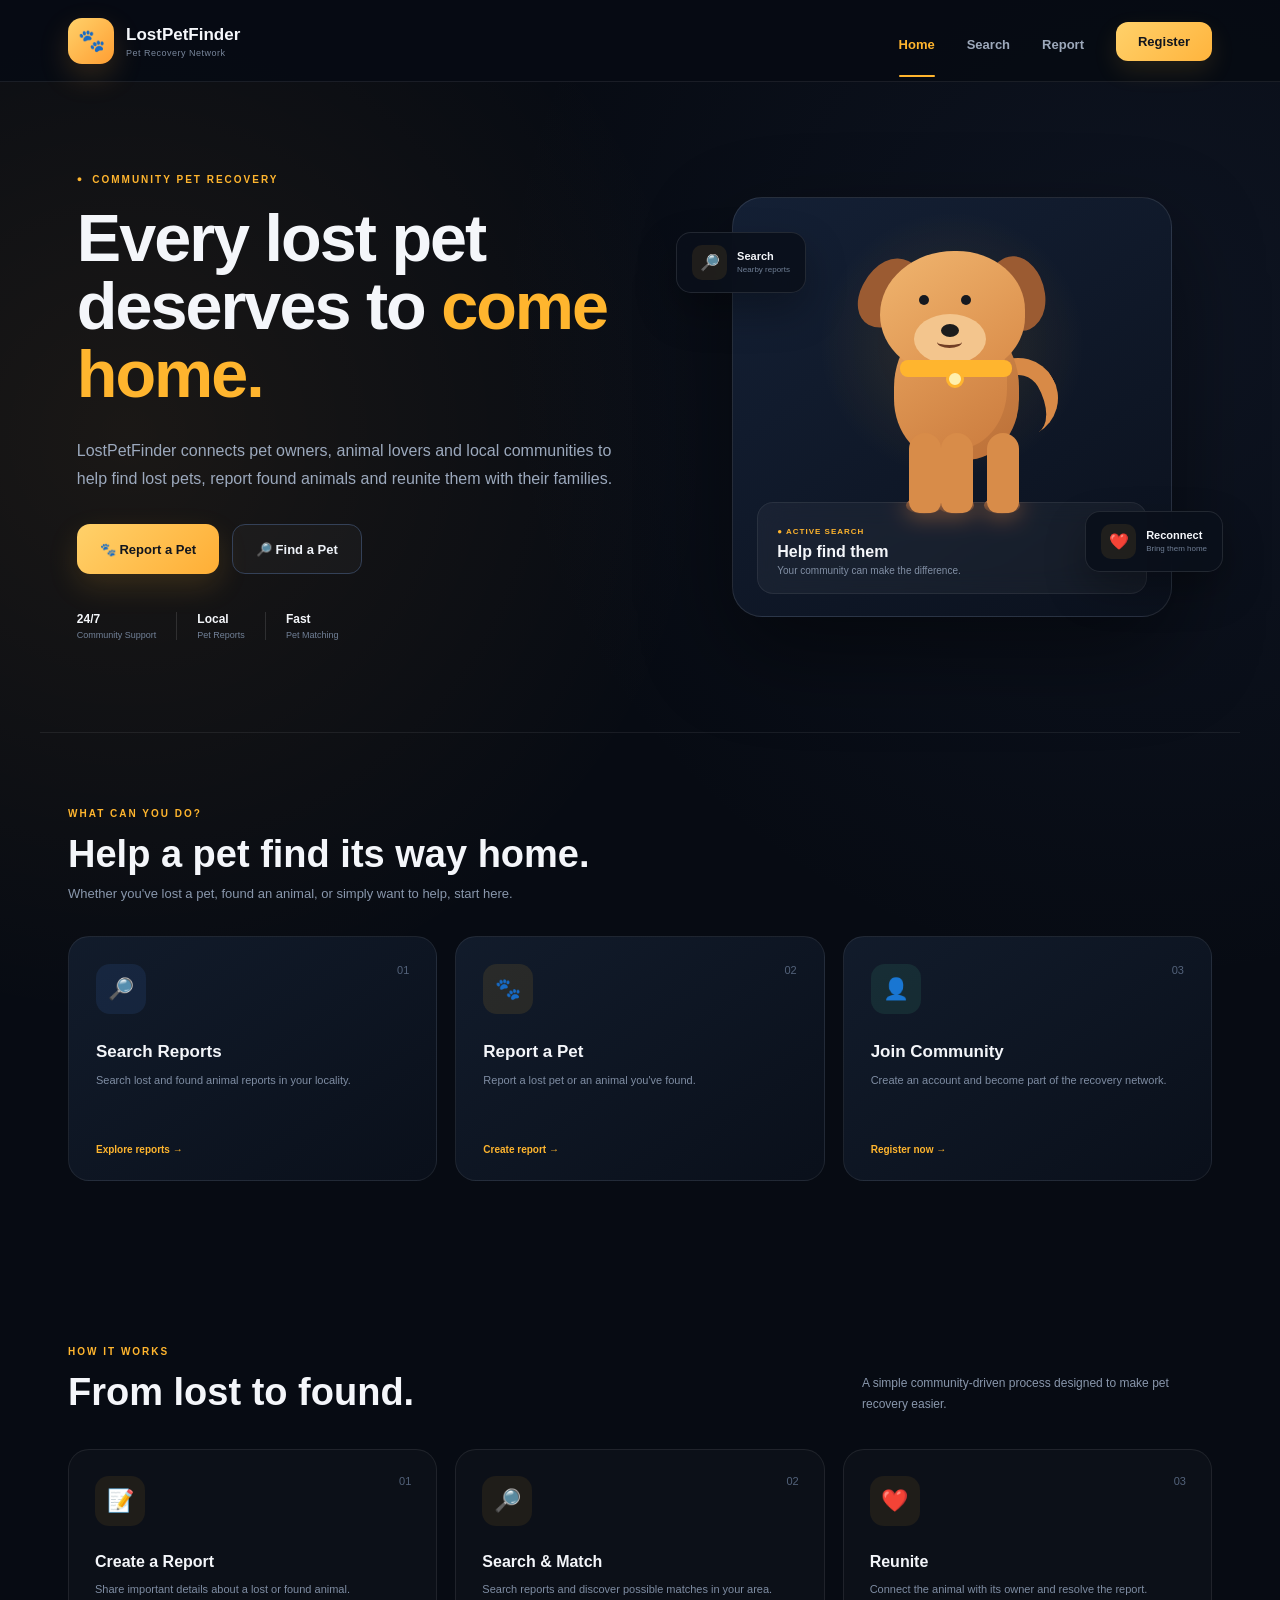
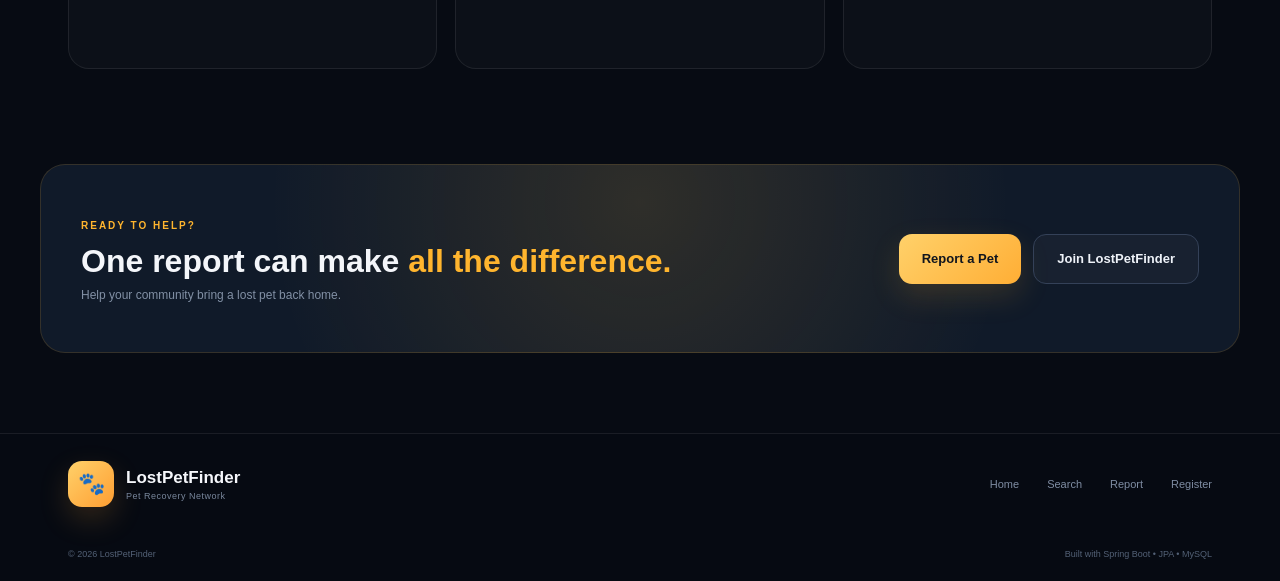
<file: LostPetFinder/src/main/resources/static/index.html>
<!DOCTYPE html>
<html lang="en">

<head>

  <meta charset="UTF-8">

  <meta name="viewport" content="width=device-width, initial-scale=1.0">

  <title>LostPetFinder | Bring Them Home</title>

  <style>

    /* =====================================================
       RESET
    ===================================================== */

    * {
        margin: 0;
        padding: 0;
        box-sizing: border-box;
    }

    html {
        scroll-behavior: smooth;
    }

    body {
        min-height: 100vh;

        background:
            radial-gradient(
                circle at 10% 20%,
                rgba(255, 174, 55, 0.08),
                transparent 28%
            ),
            radial-gradient(
                circle at 90% 15%,
                rgba(75, 100, 160, 0.10),
                transparent 30%
            ),
            #070b13;

        color: #f4f6fa;

        font-family:
            Arial,
            Helvetica,
            sans-serif;
    }

    a {
        text-decoration: none;
    }


    /* =====================================================
       NAVBAR
    ===================================================== */

    .navbar {
        width: 100%;
        height: 82px;

        background:
            rgba(7, 11, 19, 0.97);

        border-bottom:
            1px solid
            rgba(255,255,255,0.08);

        position: relative;
        z-index: 100;
    }

    .navbar-inner {
        width: 100%;
        max-width: 1200px;

        height: 82px;

        margin: auto;

        padding: 0 28px;

        display: flex;

        align-items: center;

        justify-content: space-between;
    }


    /* BRAND */

    .logo {
        display: flex;

        align-items: center;

        gap: 12px;

        color: white;
    }

    .logo-icon {
        width: 46px;
        height: 46px;

        display: flex;

        align-items: center;
        justify-content: center;

        border-radius: 14px;

        background:
            linear-gradient(
                135deg,
                #ffd16a,
                #ff9e32
            );

        font-size: 22px;

        box-shadow:
            0 12px 30px
            rgba(255,166,55,.18);
    }

    .logo-text strong {
        display: block;

        color: #f5f7fb;

        font-size: 17px;

        font-weight: 800;
    }

    .logo-text small {
        display: block;

        margin-top: 3px;

        color: #78869b;

        font-size: 9px;

        letter-spacing: .5px;
    }


    /* NAVIGATION */

    .navigation {
        display: flex;

        align-items: center;

        gap: 32px;
    }

    .nav-link {
        position: relative;

        padding: 31px 0 25px;

        color: #9da9bb;

        font-size: 13px;

        font-weight: 700;

        transition: .2s ease;
    }

    .nav-link:hover {
        color: white;
    }

    .nav-link.active {
        color: #ffb52e;
    }

    .nav-link.active::after {
        content: "";

        position: absolute;

        left: 0;
        right: 0;

        bottom: 0;

        height: 2px;

        background: #ffb52e;

        border-radius: 5px;
    }

    .register-link {
        padding:
            12px 22px;

        color: #11151d !important;

        background:
            linear-gradient(
                135deg,
                #ffd16a,
                #ffb43d
            );

        border-radius: 12px;

        box-shadow:
            0 10px 25px
            rgba(255,181,46,.12);
    }

    .register-link:hover {
        color: #11151d !important;

        transform:
            translateY(-1px);
    }


    /* =====================================================
       HERO
    ===================================================== */

    .home-hero {
        max-width: 1300px;

        min-height: 650px;

        margin: auto;

        padding:
            70px 6%;

        display: grid;

        grid-template-columns:
            1.05fr .95fr;

        align-items: center;

        gap: 70px;
    }


    /* LEFT */

    .hero-left {
        max-width: 650px;
    }

    .hero-tag {
        display: flex;

        align-items: center;

        gap: 8px;

        color: #ffb52e;

        font-size: 10px;

        font-weight: 800;

        letter-spacing: 2px;

        margin-bottom: 20px;
    }

    .hero-tag span {
        font-size: 9px;

        color: #ffb52e;
    }

    .hero-left h1 {
    color: #f4f6fa;

    font-size: clamp(46px, 5.2vw, 68px);

    line-height: 1.02;

    letter-spacing: -2px;
}

    .hero-left h1 span {
        color: #ffb52e;
    }

    .hero-description {
        max-width: 610px;

        margin-top: 28px;

        color: #9ca9bd;

        font-size: 16px;

        line-height: 1.8;
    }


    /* BUTTONS */

    .hero-actions {
        display: flex;

        gap: 13px;

        margin-top: 30px;
    }

    .btn-primary,
    .btn-secondary {
        min-height: 50px;

        padding:
            0 23px;

        display: inline-flex;

        align-items: center;

        justify-content: center;

        gap: 8px;

        border-radius: 13px;

        font-size: 13px;

        font-weight: 800;

        transition: .2s ease;
    }

    .btn-primary {
        color: #11151d;

        background:
            linear-gradient(
                135deg,
                #ffd16a,
                #ffae35
            );

        box-shadow:
            0 12px 30px
            rgba(255,181,46,.15);
    }

    .btn-secondary {
        color: #eef2f8;

        background:
            rgba(255,255,255,.03);

        border:
            1px solid #344158;
    }

    .btn-primary:hover,
    .btn-secondary:hover {
        transform:
            translateY(-3px);
    }


    /* TRUST */

    .hero-trust {
        display: flex;

        align-items: center;

        gap: 20px;

        margin-top: 38px;
    }

    .hero-trust div:not(.trust-line) {
        display: flex;

        flex-direction: column;

        gap: 4px;
    }

    .hero-trust strong {
        color: #f4f6fa;

        font-size: 12px;
    }

    .hero-trust span {
        color: #718097;

        font-size: 9px;
    }

    .trust-line {
        width: 1px;

        height: 28px;

        background:
            rgba(255,255,255,.12);
    }


    /* =====================================================
       HERO RIGHT
    ===================================================== */

    .hero-right {
        position: relative;

        height: 480px;

        display: flex;

        align-items: center;

        justify-content: center;
    }


    /* GLOW */

    .glow-circle {
        position: absolute;

        width: 390px;
        height: 390px;

        border-radius: 50%;

        background:
            radial-gradient(
                circle,
                rgba(255,181,46,.18),
                rgba(255,181,46,.04) 45%,
                transparent 70%
            );

        filter: blur(12px);
    }


    /* MAIN PET CARD */

    .pet-card {
        position: relative;

        width: 440px;
        height: 420px;

        overflow: hidden;

        border-radius: 30px;

        background:
            radial-gradient(
                circle at 50% 35%,
                rgba(255,181,46,.13),
                transparent 38%
            ),
            linear-gradient(
                145deg,
                #142035,
                #0b111d
            );

        border:
            1px solid
            rgba(255,255,255,.10);

        box-shadow:
            0 35px 90px
            rgba(0,0,0,.45);

        z-index: 2;
    }


    /* DOG */

    .pet-image {
        height: 310px;

        display: flex;

        align-items: center;

        justify-content: center;

        position: relative;
    }

    .dog {
        position: relative;

        width: 220px;

        height: 260px;

        animation:
            floatDog 4s ease-in-out infinite;
    }

    @keyframes floatDog {

        0%,100% {
            transform:
                translateY(0);
        }

        50% {
            transform:
                translateY(-8px);
        }
    }


    /* DOG BODY */

    .dog-body {
        position: absolute;

        width: 125px;
        height: 145px;

        left: 52px;
        top: 92px;

        border-radius:
            50% 50% 42% 42%;

        background:
            linear-gradient(
                145deg,
                #e6a15c,
                #c9793c
            );

        box-shadow:
            inset -12px -10px 0
            rgba(113,59,30,.15);
    }


    /* HEAD */

    .dog-head {
        position: absolute;

        width: 145px;
        height: 125px;

        left: 38px;
        top: 28px;

        border-radius:
            52% 48% 48% 50%;

        background:
            linear-gradient(
                145deg,
                #f0b56f,
                #d98b48
            );

        z-index: 3;
    }


    /* EARS */

    .ear-left,
    .ear-right {
        position: absolute;

        width: 55px;
        height: 75px;

        top: 33px;

        border-radius:
            55% 45% 60% 45%;

        background:
            #9b5b32;

        z-index: 2;
    }

    .ear-left {
        left: 20px;

        transform:
            rotate(28deg);
    }

    .ear-right {
        right: 17px;

        transform:
            rotate(-25deg);
    }


    /* EYES */

    .eye {
        position: absolute;

        width: 10px;
        height: 10px;

        top: 72px;

        border-radius: 50%;

        background: #16191f;

        z-index: 5;
    }

    .eye.left {
        left: 77px;
    }

    .eye.right {
        left: 119px;
    }


    /* MUZZLE */

    .muzzle {
        position: absolute;

        width: 72px;
        height: 50px;

        left: 72px;
        top: 91px;

        border-radius: 50%;

        background:
            #f3c58d;

        z-index: 4;
    }

    .nose {
        position: absolute;

        width: 18px;
        height: 13px;

        left: 99px;
        top: 101px;

        border-radius: 50%;

        background: #1c1c1c;

        z-index: 6;
    }

    .mouth {
        position: absolute;

        width: 25px;
        height: 12px;

        left: 95px;
        top: 113px;

        border-bottom:
            3px solid #713e25;

        border-radius: 50%;

        z-index: 6;
    }


    /* COLLAR */

    .collar {
        position: absolute;

        width: 112px;
        height: 17px;

        left: 58px;
        top: 137px;

        border-radius: 8px;

        background: #ffb52e;

        z-index: 6;
    }

    .tag {
        position: absolute;

        width: 18px;
        height: 18px;

        left: 104px;
        top: 147px;

        border-radius: 50%;

        background: #fff0ae;

        border: 3px solid #ffb52e;

        z-index: 7;
    }


    /* LEGS */

    .leg {
        position: absolute;

        width: 32px;
        height: 80px;

        top: 210px;

        border-radius:
            20px 20px 13px 13px;

        background:
            #d88c49;

        z-index: 2;
    }

    .leg.one {
        left: 67px;
    }

    .leg.two {
        left: 99px;
    }

    .leg.three {
        left: 145px;
    }


    /* PAWS */

    .paw {
        position: absolute;

        width: 36px;
        height: 17px;

        top: 274px;

        border-radius: 50%;

        background:
            #bc6d38;
    }

    .paw.one {
        left: 64px;
    }

    .paw.two {
        left: 96px;
    }

    .paw.three {
        left: 142px;
    }


    /* TAIL */

    .tail {
        position: absolute;

        width: 80px;
        height: 80px;

        right: 4px;
        top: 135px;

        border:
            17px solid #d88a47;

        border-left:
            0 solid transparent;

        border-bottom:
            0 solid transparent;

        border-radius: 50%;

        transform:
            rotate(-30deg);
    }


    /* PET INFO */

    .pet-card-info {
        position: absolute;

        left: 24px;
        right: 24px;
        bottom: 22px;

        padding: 17px 19px;

        border-radius: 16px;

        background:
            rgba(255,255,255,.045);

        border:
            1px solid
            rgba(255,255,255,.07);

        backdrop-filter:
            blur(12px);
    }

    .found-label {
        color: #ffb52e;

        font-size: 8px;

        font-weight: 800;

        letter-spacing: 1px;
    }

    .pet-card-info h3 {
        margin-top: 5px;

        color: #f4f6fa;

        font-size: 16px;
    }

    .pet-card-info p {
        margin-top: 4px;

        color: #8290a5;

        font-size: 10px;
    }


    /* =====================================================
       FLOATING CARDS
    ===================================================== */

    .floating-card {
        position: absolute;

        z-index: 5;

        display: flex;

        align-items: center;

        gap: 10px;

        padding:
            12px 15px;

        border-radius: 15px;

        background:
            rgba(10,16,27,.92);

        border:
            1px solid
            rgba(255,255,255,.10);

        backdrop-filter:
            blur(14px);

        box-shadow:
            0 18px 40px
            rgba(0,0,0,.3);
    }

    .mini-icon {
        width: 35px;
        height: 35px;

        display: flex;

        align-items: center;
        justify-content: center;

        border-radius: 10px;

        background:
            rgba(255,181,46,.09);

        font-size: 16px;
    }

    .floating-card strong {
        display: block;

        color: #f4f6fa;

        font-size: 11px;
    }

    .floating-card small {
        display: block;

        margin-top: 3px;

        color: #6f7e94;

        font-size: 8px;
    }

    .card-top {
        top: 65px;

        left: -25px;
    }

    .card-bottom {
        bottom: 75px;

        right: -20px;
    }


    /* =====================================================
       QUICK SECTION
    ===================================================== */

    .quick-section {
        max-width: 1200px;

        margin: auto;

        padding:
            70px 28px 85px;

        border-top:
            1px solid
            rgba(255,255,255,.07);
    }

    .section-label {
        color: #ffb52e;

        font-size: 10px;

        font-weight: 800;

        letter-spacing: 2px;
    }

    .section-intro h2 {
        margin-top: 12px;

        color: #f4f6fa;

        font-size: 38px;
    }

    .section-intro p {
        margin-top: 10px;

        color: #8997ac;

        font-size: 13px;
    }


    /* QUICK CARDS */

    .quick-grid {
        display: grid;

        grid-template-columns:
            repeat(3,1fr);

        gap: 18px;

        margin-top: 35px;
    }

    .quick-card {
        position: relative;

        min-height: 245px;

        padding: 27px;

        border-radius: 21px;

        background:
            linear-gradient(
                145deg,
                rgba(18,28,44,.98),
                rgba(10,16,27,.98)
            );

        border:
            1px solid
            rgba(255,255,255,.08);

        color: white;

        transition: .25s ease;
    }

    .quick-card:hover {
        transform:
            translateY(-6px);

        border-color:
            rgba(255,181,46,.30);

        box-shadow:
            0 25px 55px
            rgba(0,0,0,.25);
    }

    .quick-icon {
        width: 50px;
        height: 50px;

        display: flex;

        align-items: center;
        justify-content: center;

        border-radius: 14px;

        font-size: 21px;
    }

    .quick-icon.blue {
        background:
            rgba(80,150,255,.10);
    }

    .quick-icon.orange {
        background:
            rgba(255,181,46,.10);
    }

    .quick-icon.green {
        background:
            rgba(80,210,160,.10);
    }

    .quick-number {
        position: absolute;

        top: 27px;
        right: 27px;

        color: #53627a;

        font-size: 11px;
    }

    .quick-card h3 {
        margin-top: 28px;

        color: #f4f6fa;

        font-size: 17px;
    }

    .quick-card p {
        margin-top: 9px;

        color: #7f8da3;

        font-size: 11px;

        line-height: 1.7;
    }

    .quick-arrow {
        position: absolute;

        left: 27px;
        bottom: 25px;

        color: #ffb52e;

        font-size: 10px;

        font-weight: 700;
    }


    /* =====================================================
       HOW IT WORKS
    ===================================================== */

    .how-section {
        max-width: 1200px;

        margin: auto;

        padding:
            75px 28px 85px;
    }

    .how-header {
        display: flex;

        align-items: end;

        justify-content: space-between;

        gap: 40px;

        margin-bottom: 35px;
    }

    .how-header h2 {
        margin-top: 12px;

        color: #f4f6fa;

        font-size: 38px;
    }

    .how-header p {
        max-width: 350px;

        color: #8997ac;

        font-size: 12px;

        line-height: 1.7;
    }

    .how-grid {
        display: grid;

        grid-template-columns:
            repeat(3,1fr);

        gap: 18px;
    }

    .how-card {
        position: relative;

        min-height: 220px;

        padding: 26px;

        border-radius: 21px;

        background:
            rgba(255,255,255,.025);

        border:
            1px solid
            rgba(255,255,255,.08);

        transition: .25s ease;
    }

    .how-card:hover {
        transform:
            translateY(-5px);

        border-color:
            rgba(255,181,46,.25);
    }

    .how-number {
        position: absolute;

        top: 25px;
        right: 25px;

        color: #53627a;

        font-size: 11px;
    }

    .how-icon {
        width: 50px;
        height: 50px;

        display: flex;

        align-items: center;
        justify-content: center;

        border-radius: 14px;

        background:
            rgba(255,181,46,.08);

        font-size: 22px;
    }

    .how-card h3 {
        margin-top: 27px;

        color: #f4f6fa;

        font-size: 16px;
    }

    .how-card p {
        margin-top: 9px;

        color: #7f8da3;

        font-size: 11px;

        line-height: 1.7;
    }


    /* =====================================================
       CTA
    ===================================================== */

    .home-cta {
        max-width: 1200px;

        margin:
            10px auto 80px;

        padding:
            50px 40px;

        border-radius: 25px;

        display: flex;

        align-items: center;

        justify-content: space-between;

        gap: 40px;

        background:
            radial-gradient(
                circle at 50% 20%,
                rgba(255,181,46,.13),
                transparent 60%
            ),
            #101a29;

        border:
            1px solid
            rgba(255,181,46,.15);
    }

    .home-cta h2 {
        margin-top: 10px;

        color: #f4f6fa;

        font-size: 32px;
    }

    .home-cta h2 span {
        color: #ffb52e;
    }

    .home-cta p {
        margin-top: 8px;

        color: #8290a5;

        font-size: 12px;
    }

    .cta-buttons {
        display: flex;

        gap: 12px;

        flex-shrink: 0;
    }


    /* =====================================================
       FOOTER
    ===================================================== */

    .footer {
        background:
            #060a12;

        border-top:
            1px solid
            rgba(255,255,255,.08);
    }

    .footer-main {
        max-width: 1200px;

        margin: auto;

        min-height: 100px;

        padding:
            25px 28px;

        display: flex;

        align-items: center;

        justify-content: space-between;
    }

    .footer-links {
        display: flex;

        gap: 28px;
    }

    .footer-links a {
        color: #7f8da3;

        font-size: 11px;
    }

    .footer-links a:hover {
        color: #ffb52e;
    }

    .footer-bottom {
        max-width: 1200px;

        margin: auto;

        padding:
            15px 28px 22px;

        display: flex;

        justify-content: space-between;

        color: #536176;

        font-size: 9px;
    }


    /* =====================================================
       RESPONSIVE
    ===================================================== */

    @media (max-width: 1000px) {

        .home-hero {
            grid-template-columns: 1fr;

            padding:
                65px 7%;
        }

        .hero-right {
            width: 100%;

            max-width: 550px;

            margin: auto;
        }

    }

    @media (max-width: 700px) {

        .navbar-inner {
            padding:
                0 15px;
        }

        .navigation {
            gap: 13px;
        }

        .nav-link {
            font-size: 10px;

            padding:
                31px 0 25px;
        }

        .register-link {
            padding:
                10px 13px !important;
        }

        .logo-text small {
            display: none;
        }

        .hero-left h1 {
            font-size: 48px;
        }

        .hero-actions {
            flex-direction: column;
        }

        .btn-primary,
        .btn-secondary {
            width: 100%;
        }

        .hero-trust {
            flex-wrap: wrap;
        }

        .hero-right {
            height: 430px;
        }

        .pet-card {
            width: 100%;

            max-width: 430px;

            height: 390px;
        }

        .card-top {
            left: -5px;
        }

        .card-bottom {
            right: -5px;
        }

        .quick-grid,
        .how-grid {
            grid-template-columns: 1fr;
        }

        .how-header {
            flex-direction: column;

            align-items: flex-start;
        }

        .home-cta {
            margin:
                10px 20px 60px;

            flex-direction: column;

            align-items: flex-start;

            padding: 35px 25px;
        }

        .cta-buttons {
            width: 100%;

            flex-direction: column;
        }

        .footer-main,
        .footer-bottom {
            flex-direction: column;

            align-items: flex-start;

            gap: 20px;
        }

        .footer-links {
            flex-wrap: wrap;
        }

    }

  </style>

</head>


<body>


<!-- =====================================================
     NAVBAR
===================================================== -->

<header class="navbar">

  <div class="navbar-inner">


    <a href="/index.html"
       class="logo">

            <span class="logo-icon">
                🐾
            </span>

      <span class="logo-text">

                <strong>
                    LostPetFinder
                </strong>

                <small>
                    Pet Recovery Network
                </small>

            </span>

    </a>


    <nav class="navigation">

      <a href="/index.html"
         class="nav-link active">
        Home
      </a>

      <a href="/search.html"
         class="nav-link">
        Search
      </a>

      <a href="/report.html"
         class="nav-link">
        Report
      </a>

      <a href="/register.html"
         class="nav-link register-link">
        Register
      </a>

    </nav>

  </div>

</header>


<!-- =====================================================
     HERO
===================================================== -->

<main>


  <section class="home-hero">


    <!-- LEFT -->

    <div class="hero-left">

      <div class="hero-tag">
        <span>●</span>
        COMMUNITY PET RECOVERY
      </div>


      <h1>

        Every lost pet
        <br>

        deserves to
        <span>come home.</span>

      </h1>


      <p class="hero-description">

        LostPetFinder connects pet owners,
        animal lovers and local communities
        to help find lost pets, report found
        animals and reunite them with their families.

      </p>


      <div class="hero-actions">

        <a href="/report.html"
           class="btn-primary">

          🐾 Report a Pet

        </a>


        <a href="/search.html"
           class="btn-secondary">

          🔎 Find a Pet

        </a>

      </div>


      <div class="hero-trust">

        <div>

          <strong>
            24/7
          </strong>

          <span>
                        Community Support
                    </span>

        </div>


        <div class="trust-line"></div>


        <div>

          <strong>
            Local
          </strong>

          <span>
                        Pet Reports
                    </span>

        </div>


        <div class="trust-line"></div>


        <div>

          <strong>
            Fast
          </strong>

          <span>
                        Pet Matching
                    </span>

        </div>

      </div>

    </div>


    <!-- RIGHT -->

    <div class="hero-right">


      <div class="glow-circle"></div>


      <!-- TOP FLOATING CARD -->

      <div class="floating-card card-top">

                <span class="mini-icon">
                    🔎
                </span>

        <div>

          <strong>
            Search
          </strong>

          <small>
            Nearby reports
          </small>

        </div>

      </div>


      <!-- MAIN PET CARD -->

      <div class="pet-card">


        <div class="pet-image">


          <!-- CSS DOG -->

          <div class="dog">


            <div class="tail"></div>


            <div class="ear-left"></div>

            <div class="ear-right"></div>


            <div class="dog-body"></div>


            <div class="leg one"></div>

            <div class="leg two"></div>

            <div class="leg three"></div>


            <div class="paw one"></div>

            <div class="paw two"></div>

            <div class="paw three"></div>


            <div class="dog-head"></div>


            <div class="eye left"></div>

            <div class="eye right"></div>


            <div class="muzzle"></div>

            <div class="nose"></div>

            <div class="mouth"></div>


            <div class="collar"></div>

            <div class="tag"></div>

          </div>

        </div>


        <div class="pet-card-info">

                    <span class="found-label">
                        ● ACTIVE SEARCH
                    </span>

          <h3>
            Help find them
          </h3>

          <p>
            Your community can make the difference.
          </p>

        </div>

      </div>


      <!-- BOTTOM FLOATING CARD -->

      <div class="floating-card card-bottom">

                <span class="mini-icon">
                    ❤️
                </span>

        <div>

          <strong>
            Reconnect
          </strong>

          <small>
            Bring them home
          </small>

        </div>

      </div>


    </div>

  </section>


  <!-- =====================================================
       QUICK ACTIONS
  ===================================================== -->

  <section class="quick-section">


    <div class="section-intro">

            <span class="section-label">
                WHAT CAN YOU DO?
            </span>

      <h2>
        Help a pet find its way home.
      </h2>

      <p>
        Whether you've lost a pet, found an animal,
        or simply want to help, start here.
      </p>

    </div>


    <div class="quick-grid">


      <a href="/search.html"
         class="quick-card">

        <div class="quick-icon blue">
          🔎
        </div>

        <span class="quick-number">
                    01
                </span>

        <h3>
          Search Reports
        </h3>

        <p>
          Search lost and found animal reports
          in your locality.
        </p>

        <span class="quick-arrow">
                    Explore reports →
                </span>

      </a>


      <a href="/report.html"
         class="quick-card">

        <div class="quick-icon orange">
          🐾
        </div>

        <span class="quick-number">
                    02
                </span>

        <h3>
          Report a Pet
        </h3>

        <p>
          Report a lost pet or an animal
          you've found.
        </p>

        <span class="quick-arrow">
                    Create report →
                </span>

      </a>


      <a href="/register.html"
         class="quick-card">

        <div class="quick-icon green">
          👤
        </div>

        <span class="quick-number">
                    03
                </span>

        <h3>
          Join Community
        </h3>

        <p>
          Create an account and become part
          of the recovery network.
        </p>

        <span class="quick-arrow">
                    Register now →
                </span>

      </a>


    </div>

  </section>


  <!-- =====================================================
       HOW IT WORKS
  ===================================================== -->

  <section class="how-section">


    <div class="how-header">

      <div>

                <span class="section-label">
                    HOW IT WORKS
                </span>

        <h2>
          From lost to found.
        </h2>

      </div>


      <p>
        A simple community-driven process designed
        to make pet recovery easier.
      </p>

    </div>


    <div class="how-grid">


      <div class="how-card">

                <span class="how-number">
                    01
                </span>

        <div class="how-icon">
          📝
        </div>

        <h3>
          Create a Report
        </h3>

        <p>
          Share important details about a lost
          or found animal.
        </p>

      </div>


      <div class="how-card">

                <span class="how-number">
                    02
                </span>

        <div class="how-icon">
          🔎
        </div>

        <h3>
          Search & Match
        </h3>

        <p>
          Search reports and discover possible
          matches in your area.
        </p>

      </div>


      <div class="how-card">

                <span class="how-number">
                    03
                </span>

        <div class="how-icon">
          ❤️
        </div>

        <h3>
          Reunite
        </h3>

        <p>
          Connect the animal with its owner
          and resolve the report.
        </p>

      </div>


    </div>

  </section>


  <!-- =====================================================
       CTA
  ===================================================== -->

  <section class="home-cta">


    <div>

            <span class="section-label">
                READY TO HELP?
            </span>

      <h2>
        One report can make
        <span>all the difference.</span>
      </h2>

      <p>
        Help your community bring a lost pet back home.
      </p>

    </div>


    <div class="cta-buttons">

      <a href="/report.html"
         class="btn-primary">
        Report a Pet
      </a>

      <a href="/register.html"
         class="btn-secondary">
        Join LostPetFinder
      </a>

    </div>

  </section>


</main>


<!-- =====================================================
     FOOTER
===================================================== -->

<footer class="footer">


  <div class="footer-main">


    <a href="/index.html"
       class="logo">

            <span class="logo-icon">
                🐾
            </span>

      <span class="logo-text">

                <strong>
                    LostPetFinder
                </strong>

                <small>
                    Pet Recovery Network
                </small>

            </span>

    </a>


    <div class="footer-links">

      <a href="/index.html">
        Home
      </a>

      <a href="/search.html">
        Search
      </a>

      <a href="/report.html">
        Report
      </a>

      <a href="/register.html">
        Register
      </a>

    </div>

  </div>


  <div class="footer-bottom">

        <span>
            © 2026 LostPetFinder
        </span>

    <span>
            Built with Spring Boot • JPA • MySQL
        </span>

  </div>

</footer>


</body>

</html>
</file>
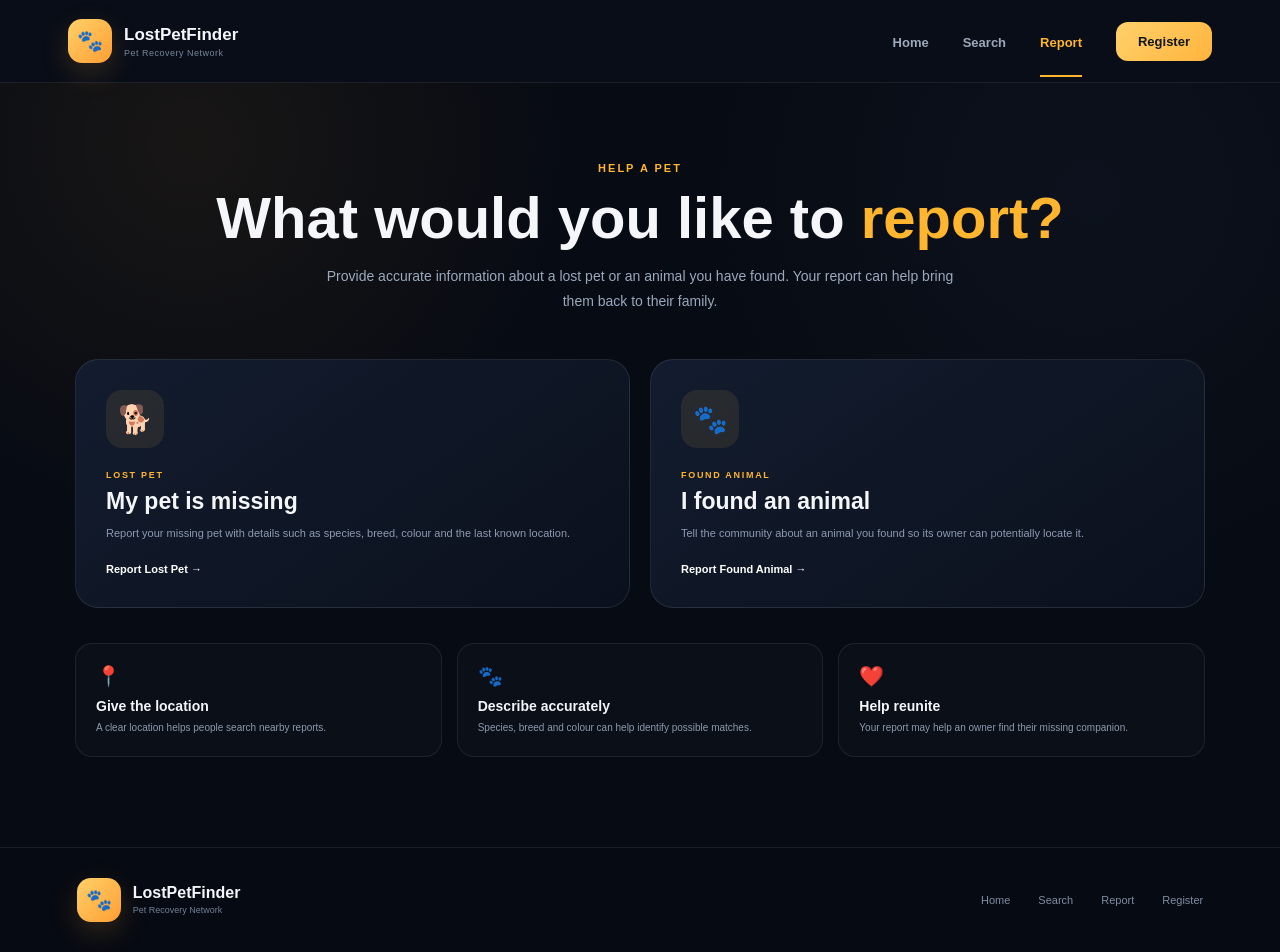
<file: LostPetFinder/src/main/resources/static/report.html>
<!DOCTYPE html>
<html lang="en">

<head>

    <meta charset="UTF-8">

    <meta name="viewport"
          content="width=device-width, initial-scale=1.0">

    <title>Report | LostPetFinder</title>

    <style>

        /* =====================================================
           BASIC
        ===================================================== */

        * {
            margin: 0;
            padding: 0;
            box-sizing: border-box;
        }

        html {
            scroll-behavior: smooth;
        }

        body {
            min-height: 100vh;

            background:
                radial-gradient(
                    circle at 15% 15%,
                    rgba(255, 169, 54, 0.07),
                    transparent 28%
                ),
                radial-gradient(
                    circle at 85% 20%,
                    rgba(72, 94, 145, 0.08),
                    transparent 30%
                ),
                #070b13;

            color: #f4f6fa;

            font-family:
                Arial,
                Helvetica,
                sans-serif;
        }


        /* =====================================================
           NAVBAR
        ===================================================== */

        .navbar {
            width: 100%;

            min-height: 82px;

            background: #080d17;

            border-bottom:
                1px solid rgba(255, 255, 255, 0.08);
        }

        .nav-container {
            max-width: 1200px;

            min-height: 82px;

            margin: 0 auto;

            padding: 0 28px;

            display: flex;

            align-items: center;

            justify-content: space-between;
        }

        .brand {
            display: flex;

            align-items: center;

            gap: 12px;

            color: #ffffff;

            text-decoration: none;
        }

        .brand-icon {
            width: 44px;
            height: 44px;

            display: flex;

            align-items: center;
            justify-content: center;

            border-radius: 14px;

            background:
                linear-gradient(
                    135deg,
                    #ffd16a,
                    #ff9e32
                );

            font-size: 21px;

            box-shadow:
                0 10px 28px
                rgba(255, 166, 55, 0.18);
        }

        .brand strong {
            display: block;

            color: #f5f7fb;

            font-size: 17px;

            font-weight: 800;
        }

        .brand span {
            display: block;

            margin-top: 3px;

            color: #78869b;

            font-size: 9px;

            letter-spacing: 0.5px;
        }

        .nav-links {
            display: flex;

            align-items: center;

            gap: 34px;
        }

        .nav-links a {
            color: #9da9bb;

            text-decoration: none;

            font-size: 13px;

            font-weight: 700;

            padding: 30px 0 25px;

            border-bottom:
                2px solid transparent;

            transition: 0.2s ease;
        }

        .nav-links a:hover {
            color: #ffffff;
        }

        .nav-links a.active {
            color: #ffb52e;

            border-bottom-color:
                #ffb52e;
        }

        .nav-links .nav-register {
            padding: 12px 22px;

            color: #11151d;

            background:
                linear-gradient(
                    135deg,
                    #ffd16a,
                    #ffb43d
                );

            border-radius: 12px;

            border: none;
        }

        .nav-links .nav-register:hover {
            color: #11151d;

            background: #ffd16a;
        }


        /* =====================================================
           PAGE HEADER
        ===================================================== */

        .report-page {
            max-width: 1180px;

            margin: 0 auto;

            padding:
                75px 25px 90px;
        }

        .report-header {
            text-align: center;

            margin-bottom: 45px;
        }

        .section-label {
            display: inline-block;

            color: #ffb52e;

            font-size: 11px;

            font-weight: 800;

            letter-spacing: 2px;

            text-transform: uppercase;
        }

        .report-header h1 {
            margin-top: 12px;

            font-size:
                clamp(40px, 5vw, 58px);

            line-height: 1.05;
        }

        .report-header h1 span {
            color: #ffb52e;
        }

        .report-header p {
            max-width: 650px;

            margin: 15px auto 0;

            color: #9ca9bd;

            font-size: 14px;

            line-height: 1.8;
        }


        /* =====================================================
           LOST / FOUND CHOICE CARDS
        ===================================================== */

        .report-choice-grid {
            display: grid;

            grid-template-columns:
                repeat(2, 1fr);

            gap: 20px;

            margin-bottom: 35px;
        }

        .report-choice {
            padding: 30px;

            border-radius: 23px;

            border:
                1px solid
                rgba(255, 255, 255, 0.09);

            background:
                linear-gradient(
                    145deg,
                    rgba(20, 30, 48, 0.95),
                    rgba(11, 17, 29, 0.95)
                );

            cursor: pointer;

            transition: 0.3s ease;
        }

        .report-choice:hover {
            transform: translateY(-5px);

            border-color:
                rgba(255, 184, 74, 0.35);
        }

        .choice-icon {
            width: 58px;
            height: 58px;

            display: flex;

            align-items: center;
            justify-content: center;

            border-radius: 16px;

            background:
                rgba(255, 184, 74, 0.09);

            font-size: 28px;
        }

        .choice-label {
            display: block;

            margin-top: 22px;

            color: #ffb52e;

            font-size: 9px;

            font-weight: 800;

            letter-spacing: 1.7px;
        }

        .report-choice h2 {
            margin-top: 8px;

            font-size: 23px;
        }

        .report-choice p {
            margin-top: 9px;

            color: #8d9ab0;

            font-size: 11px;

            line-height: 1.7;
        }

        .choice-action {
            display: inline-block;

            margin-top: 20px;

            color: #ffffff;

            font-size: 11px;

            font-weight: 700;
        }


        /* =====================================================
           FORM CARD
        ===================================================== */

        .report-form-panel {
            display: none;

            padding: 32px;

            margin-bottom: 25px;

            border-radius: 24px;

            border:
                1px solid
                rgba(255, 255, 255, 0.09);

            background:
                linear-gradient(
                    145deg,
                    rgba(18, 27, 43, 0.98),
                    rgba(10, 16, 27, 0.98)
                );

            box-shadow:
                0 25px 70px
                rgba(0, 0, 0, 0.25);
        }

        .report-form-panel.show {
            display: block;
        }

        .form-title {
            display: flex;

            align-items: center;

            gap: 16px;

            margin-bottom: 28px;
        }

        .form-title-icon {
            width: 55px;
            height: 55px;

            display: flex;

            align-items: center;
            justify-content: center;

            border-radius: 15px;

            background:
                rgba(255, 184, 74, 0.10);

            font-size: 27px;
        }

        .form-title h2 {
            font-size: 25px;
        }

        .form-title p {
            margin-top: 4px;

            color: #8d9ab0;

            font-size: 11px;
        }


        /* =====================================================
           FORM LAYOUT
        ===================================================== */

        .report-form {
            display: grid;

            grid-template-columns:
                repeat(2, 1fr);

            gap: 18px;
        }

        .input-group {
            display: flex;

            flex-direction: column;

            gap: 8px;
        }

        .input-group.full {
            grid-column: 1 / -1;
        }

        .input-group label {
            color: #e9edf5;

            font-size: 14px;

            font-weight: 700;
        }


        /* =====================================================
           IMPORTANT - PROFESSIONAL INPUT BOXES
        ===================================================== */

        .report-form input {
            width: 100% !important;

            height: 50px !important;

            padding:
                0 15px !important;

            background-color:
                #151f30 !important;

            background:
                #151f30 !important;

            color:
                #f4f6fa !important;

            border:
                1px solid #2d3a4e !important;

            border-radius:
                12px !important;

            outline:
                none !important;

            box-shadow:
                none !important;

            font-family:
                Arial,
                Helvetica,
                sans-serif !important;

            font-size:
                14px !important;

            appearance:
                none !important;

            -webkit-appearance:
                none !important;

            transition:
                background 0.2s ease,
                border-color 0.2s ease,
                box-shadow 0.2s ease;
        }

        .report-form input::placeholder {
            color:
                #718097 !important;

            opacity:
                1 !important;
        }

        .report-form input:focus {
            background-color:
                #182437 !important;

            background:
                #182437 !important;

            color:
                #ffffff !important;

            border-color:
                #ffb52e !important;

            outline:
                none !important;

            box-shadow:
                0 0 0 3px
                rgba(255, 181, 46, 0.12) !important;
        }


        /* =====================================================
           TEXTAREA
        ===================================================== */

        .report-form textarea {
            width: 100% !important;

            min-height: 105px !important;

            padding:
                14px 15px !important;

            background-color:
                #151f30 !important;

            background:
                #151f30 !important;

            color:
                #f4f6fa !important;

            border:
                1px solid #2d3a4e !important;

            border-radius:
                12px !important;

            outline:
                none !important;

            resize: vertical;

            font-family:
                Arial,
                Helvetica,
                sans-serif;

            font-size: 14px;

            transition: 0.2s ease;
        }

        .report-form textarea::placeholder {
            color:
                #718097 !important;

            opacity: 1;
        }

        .report-form textarea:focus {
            background:
                #182437 !important;

            color:
                #ffffff !important;

            border-color:
                #ffb52e !important;

            box-shadow:
                0 0 0 3px
                rgba(255, 181, 46, 0.12) !important;
        }


        /* =====================================================
           BUTTONS
        ===================================================== */

        .form-actions {
            grid-column: 1 / -1;

            display: flex;

            align-items: center;

            gap: 12px;

            margin-top: 5px;
        }

        .btn-primary {
            border: none;

            padding:
                14px 23px;

            border-radius: 12px;

            background:
                linear-gradient(
                    135deg,
                    #ffd16a,
                    #ffb43d
                );

            color:
                #11151d;

            font-weight: 800;

            cursor: pointer;

            transition: 0.2s ease;
        }

        .btn-primary:hover {
            transform:
                translateY(-2px);

            box-shadow:
                0 12px 30px
                rgba(255, 181, 46, 0.20);
        }

        .cancel-btn {
            border:
                1px solid #2d3a4e;

            background:
                rgba(255, 255, 255, 0.03);

            color:
                #aab5c7;

            padding:
                13px 20px;

            border-radius:
                11px;

            cursor:
                pointer;

            font-weight:
                700;
        }

        .cancel-btn:hover {
            color:
                #ffffff;

            border-color:
                rgba(255, 255, 255, 0.2);
        }

        .form-message {
            grid-column:
                1 / -1;

            min-height: 20px;

            font-size: 12px;
        }


        /* =====================================================
           INFORMATION CARDS
        ===================================================== */

        .report-info {
            display: grid;

            grid-template-columns:
                repeat(3, 1fr);

            gap: 15px;

            margin-top: 25px;
        }

        .info-card {
            padding: 20px;

            border-radius: 17px;

            border:
                1px solid
                rgba(255, 255, 255, 0.08);

            background:
                rgba(255, 255, 255, 0.018);
        }

        .info-card span {
            font-size: 20px;
        }

        .info-card h3 {
            margin-top: 10px;

            font-size: 14px;
        }

        .info-card p {
            margin-top: 6px;

            color: #8d9ab0;

            font-size: 10px;

            line-height: 1.6;
        }


        /* =====================================================
           FOOTER
        ===================================================== */

        .footer {
            min-height: 105px;

            padding: 28px 6%;

            display: flex;

            align-items: center;

            justify-content: space-between;

            background:
                #060a12;

            border-top:
                1px solid
                rgba(255, 255, 255, 0.08);
        }

        .footer-brand {
            display: flex;

            align-items: center;

            gap: 12px;
        }

        .footer-brand strong {
            display: block;

            color: #f4f6fa;
        }

        .footer-brand span {
            display: block;

            margin-top: 3px;

            color: #718097;

            font-size: 9px;
        }

        .footer-links {
            display: flex;

            gap: 28px;
        }

        .footer-links a {
            color: #7f8da3;

            text-decoration: none;

            font-size: 11px;
        }

        .footer-links a:hover {
            color: #ffb52e;
        }


        /* =====================================================
           RESPONSIVE
        ===================================================== */

        @media (max-width: 760px) {

            .nav-container {
                padding: 0 15px;
            }

            .nav-links {
                gap: 15px;
            }

            .nav-links a {
                font-size: 11px;

                padding:
                    27px 0 22px;
            }

            .brand span {
                display: none;
            }

            .report-choice-grid,
            .report-form,
            .report-info {
                grid-template-columns: 1fr;
            }

            .input-group.full,
            .form-actions,
            .form-message {
                grid-column: auto;
            }

            .form-actions {
                flex-direction: column;

                align-items: stretch;
            }

            .form-actions button {
                width: 100%;
            }

            .footer {
                flex-direction: column;

                align-items: flex-start;

                gap: 20px;
            }
        }

    </style>

</head>


<body>


<!-- =====================================================
     NAVBAR
===================================================== -->

<header class="navbar">

    <div class="nav-container">

        <a href="/index.html"
           class="brand">

            <div class="brand-icon">
                🐾
            </div>

            <div>

                <strong>
                    LostPetFinder
                </strong>

                <span>
                    Pet Recovery Network
                </span>

            </div>

        </a>


        <nav class="nav-links">

            <a href="/index.html">
                Home
            </a>

            <a href="/search.html">
                Search
            </a>

            <a href="/report.html"
               class="active">
                Report
            </a>

            <a href="/register.html"
               class="nav-register">
                Register
            </a>

        </nav>

    </div>

</header>


<!-- =====================================================
     MAIN
===================================================== -->

<main>

    <section class="report-page">


        <!-- PAGE HEADER -->

        <div class="report-header">

        <span class="section-label">
            HELP A PET
        </span>

            <h1>
                What would you like to
                <span>report?</span>
            </h1>

            <p>
                Provide accurate information about a lost pet
                or an animal you have found. Your report can
                help bring them back to their family.
            </p>

        </div>


        <!-- =================================================
             CHOICE CARDS
        ================================================= -->

        <div class="report-choice-grid">


            <!-- LOST -->

            <div class="report-choice"
                 onclick="showLostForm()">

                <div class="choice-icon">
                    🐕
                </div>

                <span class="choice-label">
                LOST PET
            </span>

                <h2>
                    My pet is missing
                </h2>

                <p>
                    Report your missing pet with details such as
                    species, breed, colour and the last known location.
                </p>

                <span class="choice-action">
                Report Lost Pet →
            </span>

            </div>


            <!-- FOUND -->

            <div class="report-choice"
                 onclick="showFoundForm()">

                <div class="choice-icon">
                    🐾
                </div>

                <span class="choice-label">
                FOUND ANIMAL
            </span>

                <h2>
                    I found an animal
                </h2>

                <p>
                    Tell the community about an animal you found
                    so its owner can potentially locate it.
                </p>

                <span class="choice-action">
                Report Found Animal →
            </span>

            </div>

        </div>


        <!-- =================================================
             LOST PET FORM
        ================================================= -->

        <section id="lostFormPanel"
                 class="report-form-panel">


            <div class="form-title">

                <div class="form-title-icon">
                    🐕
                </div>

                <div>

                    <h2>
                        Report Lost Pet
                    </h2>

                    <p>
                        Enter the details of your missing pet.
                    </p>

                </div>

            </div>


            <form id="lostPetForm"
                  class="report-form">


                <div class="input-group">

                    <label for="lostSpecies">
                        Species *
                    </label>

                    <input
                            type="text"
                            id="lostSpecies"
                            placeholder="Dog / Cat"
                            required
                    >

                </div>


                <div class="input-group">

                    <label for="lostBreed">
                        Breed
                    </label>

                    <input
                            type="text"
                            id="lostBreed"
                            placeholder="Example: Labrador"
                    >

                </div>


                <div class="input-group">

                    <label for="lostColor">
                        Colour *
                    </label>

                    <input
                            type="text"
                            id="lostColor"
                            placeholder="Example: Brown"
                            required
                    >

                </div>


                <div class="input-group">

                    <label for="lostLocation">
                        Last Seen Location *
                    </label>

                    <input
                            type="text"
                            id="lostLocation"
                            placeholder="Example: Kinathukadavu"
                            required
                    >

                </div>


                <div class="input-group full">

                    <label for="lostUserId">
                        Registered User ID *
                    </label>

                    <input
                            type="number"
                            id="lostUserId"
                            min="1"
                            placeholder="Example: 1"
                            required
                    >

                </div>


                <div class="form-actions">

                    <button
                            type="submit"
                            class="btn-primary">

                        Submit Lost Pet Report

                    </button>

                    <button
                            type="button"
                            class="cancel-btn"
                            onclick="hideForms()">

                        Cancel

                    </button>

                </div>


                <div id="lostMessage"
                     class="form-message">
                </div>

            </form>

        </section>


        <!-- =================================================
             FOUND ANIMAL FORM
        ================================================= -->

        <section id="foundFormPanel"
                 class="report-form-panel">


            <div class="form-title">

                <div class="form-title-icon">
                    🐾
                </div>

                <div>

                    <h2>
                        Report Found Animal
                    </h2>

                    <p>
                        Enter the details of the animal you found.
                    </p>

                </div>

            </div>


            <form id="foundAnimalForm"
                  class="report-form">


                <div class="input-group">

                    <label for="foundSpecies">
                        Species *
                    </label>

                    <input
                            type="text"
                            id="foundSpecies"
                            placeholder="Dog / Cat"
                            required
                    >

                </div>


                <div class="input-group">

                    <label for="foundBreed">
                        Breed
                    </label>

                    <input
                            type="text"
                            id="foundBreed"
                            placeholder="Example: Labrador"
                    >

                </div>


                <div class="input-group">

                    <label for="foundColor">
                        Colour *
                    </label>

                    <input
                            type="text"
                            id="foundColor"
                            placeholder="Example: White"
                            required
                    >

                </div>


                <div class="input-group">

                    <label for="foundLocation">
                        Found Location *
                    </label>

                    <input
                            type="text"
                            id="foundLocation"
                            placeholder="Example: Coimbatore"
                            required
                    >

                </div>


                <div class="input-group full">

                    <label for="foundUserId">
                        Registered User ID *
                    </label>

                    <input
                            type="number"
                            id="foundUserId"
                            min="1"
                            placeholder="Example: 1"
                            required
                    >

                </div>


                <div class="input-group full">

                    <label for="foundDescription">
                        Description
                    </label>

                    <textarea
                            id="foundDescription"
                            placeholder="Describe the animal or anything that may help identify it..."
                    ></textarea>

                </div>


                <div class="form-actions">

                    <button
                            type="submit"
                            class="btn-primary">

                        Submit Found Animal Report

                    </button>

                    <button
                            type="button"
                            class="cancel-btn"
                            onclick="hideForms()">

                        Cancel

                    </button>

                </div>


                <div id="foundMessage"
                     class="form-message">
                </div>

            </form>

        </section>


        <!-- =================================================
             INFORMATION CARDS
        ================================================= -->

        <div class="report-info">


            <div class="info-card">

            <span>
                📍
            </span>

                <h3>
                    Give the location
                </h3>

                <p>
                    A clear location helps people search
                    nearby reports.
                </p>

            </div>


            <div class="info-card">

            <span>
                🐾
            </span>

                <h3>
                    Describe accurately
                </h3>

                <p>
                    Species, breed and colour can help
                    identify possible matches.
                </p>

            </div>


            <div class="info-card">

            <span>
                ❤️
            </span>

                <h3>
                    Help reunite
                </h3>

                <p>
                    Your report may help an owner find
                    their missing companion.
                </p>

            </div>


        </div>


    </section>

</main>


<!-- =====================================================
     FOOTER
===================================================== -->

<footer class="footer">

    <div class="footer-brand">

        <div class="brand-icon">
            🐾
        </div>

        <div>

            <strong>
                LostPetFinder
            </strong>

            <span>
                Pet Recovery Network
            </span>

        </div>

    </div>


    <div class="footer-links">

        <a href="/index.html">
            Home
        </a>

        <a href="/search.html">
            Search
        </a>

        <a href="/report.html">
            Report
        </a>

        <a href="/register.html">
            Register
        </a>

    </div>

</footer>


<!-- =====================================================
     JAVASCRIPT
===================================================== -->

<script>


    /* =====================================================
       SHOW LOST FORM
    ===================================================== */

    function showLostForm() {

        document
            .getElementById("foundFormPanel")
            .classList.remove("show");

        document
            .getElementById("lostFormPanel")
            .classList.add("show");

        document
            .getElementById("lostFormPanel")
            .scrollIntoView({
                behavior: "smooth",
                block: "start"
            });
    }


    /* =====================================================
       SHOW FOUND FORM
    ===================================================== */

    function showFoundForm() {

        document
            .getElementById("lostFormPanel")
            .classList.remove("show");

        document
            .getElementById("foundFormPanel")
            .classList.add("show");

        document
            .getElementById("foundFormPanel")
            .scrollIntoView({
                behavior: "smooth",
                block: "start"
            });
    }


    /* =====================================================
       HIDE FORMS
    ===================================================== */

    function hideForms() {

        document
            .getElementById("lostFormPanel")
            .classList.remove("show");

        document
            .getElementById("foundFormPanel")
            .classList.remove("show");
    }


    /* =====================================================
       LOST PET SUBMIT
    ===================================================== */

    document
        .getElementById("lostPetForm")
        .addEventListener("submit", async function(event) {

            event.preventDefault();

            const message =
                document.getElementById("lostMessage");

            message.textContent =
                "Submitting report...";

            const data = {

                species:
                    document
                        .getElementById("lostSpecies")
                        .value
                        .trim(),

                breed:
                    document
                        .getElementById("lostBreed")
                        .value
                        .trim(),

                color:
                    document
                        .getElementById("lostColor")
                        .value
                        .trim(),

                lastSeenLocation:
                    document
                        .getElementById("lostLocation")
                        .value
                        .trim(),

                userId:
                    Number(
                        document
                            .getElementById("lostUserId")
                            .value
                    )
            };


            try {

                const response =
                    await fetch(
                        "/api/lost-pets",
                        {
                            method: "POST",

                            headers: {
                                "Content-Type":
                                    "application/json"
                            },

                            body:
                                JSON.stringify(data)
                        }
                    );


                if (!response.ok) {

                    let errorMessage =
                        "Unable to submit report.";

                    try {

                        const error =
                            await response.json();

                        if (error.message) {
                            errorMessage =
                                error.message;
                        }

                    } catch (e) {}

                    throw new Error(errorMessage);
                }


                const report =
                    await response.json();


                message.innerHTML = `
                    <span style="
                        color:#55d99a;
                        font-weight:700;
                    ">
                        ✓ Lost pet report created successfully.
                        Report ID: ${report.id}
                    </span>
                `;


                document
                    .getElementById("lostPetForm")
                    .reset();


            } catch (error) {

                message.innerHTML = `
                    <span style="
                        color:#ff947c;
                        font-weight:700;
                    ">
                        ✕ ${error.message}
                    </span>
                `;
            }

        });


    /* =====================================================
       FOUND ANIMAL SUBMIT
    ===================================================== */

    document
        .getElementById("foundAnimalForm")
        .addEventListener("submit", async function(event) {

            event.preventDefault();

            const message =
                document.getElementById("foundMessage");

            message.textContent =
                "Submitting report...";


            const data = {

                species:
                    document
                        .getElementById("foundSpecies")
                        .value
                        .trim(),

                breed:
                    document
                        .getElementById("foundBreed")
                        .value
                        .trim(),

                color:
                    document
                        .getElementById("foundColor")
                        .value
                        .trim(),

                foundLocation:
                    document
                        .getElementById("foundLocation")
                        .value
                        .trim(),

                userId:
                    Number(
                        document
                            .getElementById("foundUserId")
                            .value
                    ),

                description:
                    document
                        .getElementById("foundDescription")
                        .value
                        .trim()
            };


            try {

                const response =
                    await fetch(
                        "/api/found-animals",
                        {
                            method: "POST",

                            headers: {
                                "Content-Type":
                                    "application/json"
                            },

                            body:
                                JSON.stringify(data)
                        }
                    );


                if (!response.ok) {

                    let errorMessage =
                        "Unable to submit report.";

                    try {

                        const error =
                            await response.json();

                        if (error.message) {
                            errorMessage =
                                error.message;
                        }

                    } catch (e) {}

                    throw new Error(errorMessage);
                }


                const report =
                    await response.json();


                message.innerHTML = `
                    <span style="
                        color:#55d99a;
                        font-weight:700;
                    ">
                        ✓ Found animal report created successfully.
                        Report ID: ${report.id}
                    </span>
                `;


                document
                    .getElementById("foundAnimalForm")
                    .reset();


            } catch (error) {

                message.innerHTML = `
                    <span style="
                        color:#ff947c;
                        font-weight:700;
                    ">
                        ✕ ${error.message}
                    </span>
                `;
            }

        });

</script>


</body>

</html>
</file>
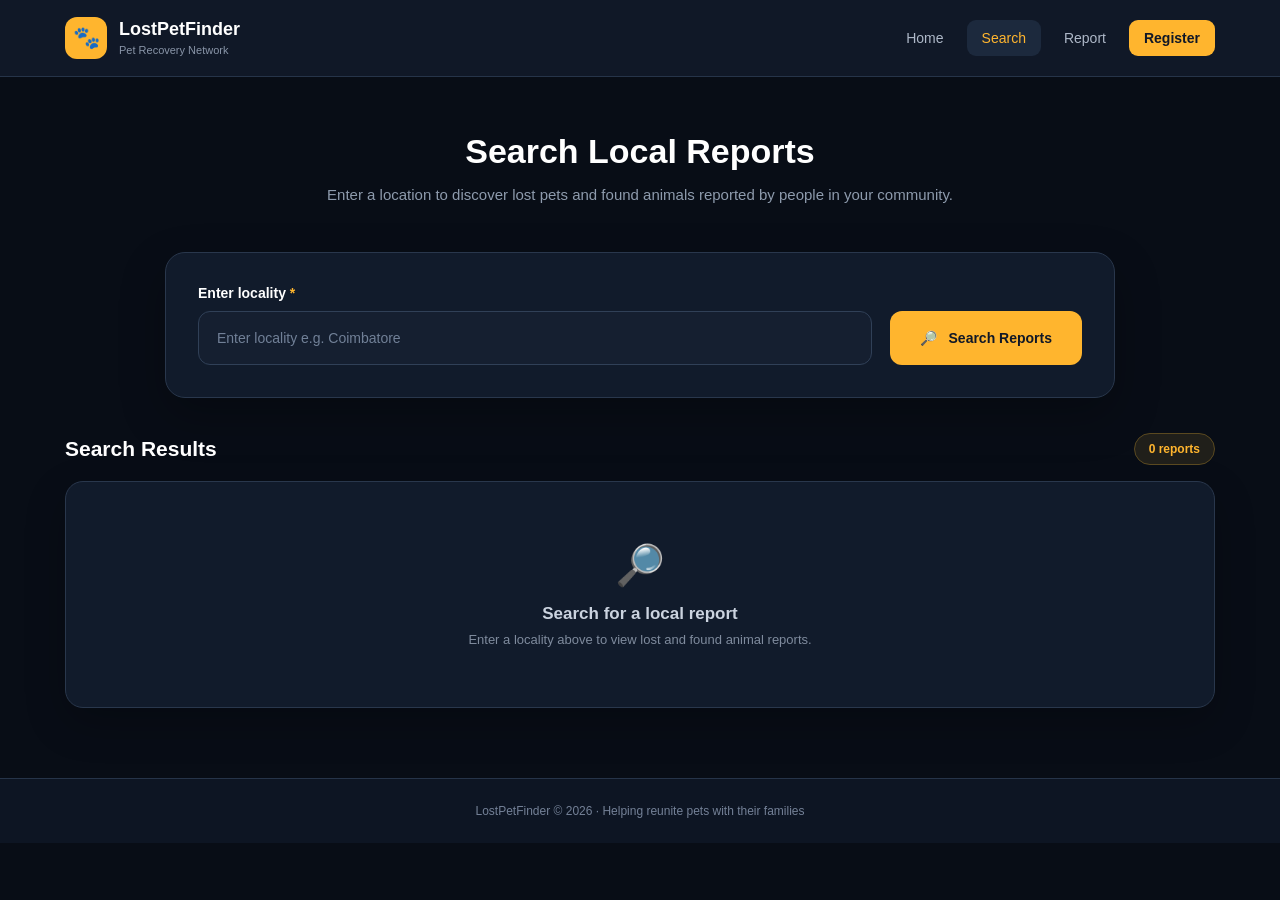
<file: LostPetFinder/src/main/resources/static/search.html>
<!DOCTYPE html>
<html lang="en">
<head>
    <meta charset="UTF-8">
    <meta name="viewport" content="width=device-width, initial-scale=1.0">

    <title>Search Reports - LostPetFinder</title>

    <style>
        * {
            margin: 0;
            padding: 0;
            box-sizing: border-box;
        }

        body {
            font-family: Arial, Helvetica, sans-serif;
            background: #080d16;
            color: #f4f6fa;
            min-height: 100vh;
        }

        /* ================= NAVBAR ================= */

        .navbar {
            width: 100%;
            background: #101827;
            border-bottom: 1px solid #263449;
            position: sticky;
            top: 0;
            z-index: 1000;
        }

        .nav-container {
            max-width: 1200px;
            height: 76px;
            margin: auto;
            padding: 0 25px;

            display: flex;
            align-items: center;
            justify-content: space-between;
        }

        .brand {
            display: flex;
            align-items: center;
            gap: 12px;
            text-decoration: none;
            color: white;
        }

        .brand-icon {
            width: 42px;
            height: 42px;

            display: flex;
            align-items: center;
            justify-content: center;

            border-radius: 12px;
            background: #ffb52e;

            font-size: 22px;
        }

        .brand-text {
            display: flex;
            flex-direction: column;
            line-height: 1.1;
        }

        .brand strong {
            color: #ffffff;
            font-size: 18px;
        }

        .brand span {
            color: #8995a8;
            font-size: 11px;
            margin-top: 4px;
        }

        .nav-links {
            display: flex;
            align-items: center;
            gap: 8px;
        }

        .nav-links a {
            color: #aeb8c8;
            text-decoration: none;

            padding: 10px 15px;
            border-radius: 9px;

            font-size: 14px;

            transition: 0.2s;
        }

        .nav-links a:hover {
            background: #1b2739;
            color: #ffffff;
        }

        .nav-links a.active {
            background: #1c293d;
            color: #ffb52e;
        }

        .nav-register {
            background: #ffb52e !important;
            color: #111827 !important;
            font-weight: bold;
        }

        .nav-register:hover {
            background: #ffc45c !important;
        }

        /* ================= PAGE ================= */

        .page {
            max-width: 1200px;
            margin: auto;
            padding: 55px 25px 70px;
        }

        .page-header {
            text-align: center;
            margin-bottom: 45px;
        }

        .page-header h1 {
            color: #ffffff;
            font-size: 34px;
            margin-bottom: 12px;
        }

        .page-header p {
            color: #8e9bad;
            font-size: 15px;
            line-height: 1.6;
        }

        /* ================= SEARCH CARD ================= */

        .search-card {
            max-width: 950px;
            margin: auto;

            background: #111b2b;

            border: 1px solid #29374c;
            border-radius: 20px;

            padding: 32px;

            box-shadow: 0 18px 45px rgba(0, 0, 0, 0.25);
        }

        .search-label {
            display: block;

            color: #ffffff;

            font-size: 14px;
            font-weight: bold;

            margin-bottom: 10px;
        }

        .search-label span {
            color: #ffb52e;
        }

        .search-row {
            display: flex;
            gap: 18px;
        }

        .search-row input {
            flex: 1;

            height: 54px;

            padding: 0 18px;

            background: #151f30 !important;
            color: #ffffff !important;

            border: 1px solid #304057 !important;
            border-radius: 12px;

            outline: none;

            font-size: 14px;
        }

        .search-row input::placeholder {
            color: #718097;
        }

        .search-row input:focus {
            background: #182437 !important;
            border-color: #ffb52e !important;

            box-shadow:
                0 0 0 3px rgba(255, 181, 46, 0.10);
        }

        .search-btn {
            height: 54px;

            padding: 0 30px;

            border: none;
            border-radius: 12px;

            background: #ffb52e;
            color: #111827;

            font-size: 14px;
            font-weight: bold;

            cursor: pointer;

            transition: 0.2s;
        }

        .search-btn:hover {
            background: #ffc45c;
            transform: translateY(-1px);
        }

        /* ================= MESSAGE ================= */

        .message {
            display: none;

            margin-top: 18px;

            padding: 13px 15px;

            border-radius: 10px;

            font-size: 13px;
        }

        .message.success {
            display: block;

            background: #123322;
            border: 1px solid #286b43;
            color: #7ee2a7;
        }

        .message.error {
            display: block;

            background: #35171c;
            border: 1px solid #71313a;
            color: #ff9da7;
        }

        .message.info {
            display: block;

            background: #17273b;
            border: 1px solid #2b4b70;
            color: #9fcaff;
        }

        /* ================= RESULTS ================= */

        .results-section {
            margin-top: 35px;
        }

        .results-header {
            display: flex;
            align-items: center;
            justify-content: space-between;

            margin-bottom: 16px;
        }

        .results-header h2 {
            color: #ffffff;
            font-size: 21px;
        }

        .result-count {
            background: #201f1a;

            border: 1px solid #5a4920;

            color: #ffb52e;

            padding: 8px 14px;

            border-radius: 20px;

            font-size: 12px;
            font-weight: bold;
        }

        /* ================= TABLE ================= */

        .table-card {
            background: #111b2b;

            border: 1px solid #29374c;
            border-radius: 18px;

            overflow-x: auto;

            box-shadow:
                0 15px 40px rgba(0, 0, 0, 0.22);
        }

        table {
            width: 100%;
            min-width: 1050px;

            border-collapse: collapse;
        }

        thead {
            background: #18263b;
        }

        th {
            padding: 17px 18px;

            text-align: left;

            color: #ffb52e;

            font-size: 12px;
            font-weight: bold;

            text-transform: uppercase;

            letter-spacing: 0.5px;

            border-bottom: 1px solid #304057;
        }

        td {
            padding: 18px;

            color: #dce3ed;

            font-size: 13px;

            border-bottom: 1px solid #202d40;
        }

        tbody tr {
            transition: 0.2s;
        }

        tbody tr:hover {
            background: #151f30;
        }

        tbody tr:last-child td {
            border-bottom: none;
        }

        /* ================= TYPE ================= */

        .type {
            display: inline-block;

            padding: 7px 12px;

            border-radius: 20px;

            font-size: 11px;
            font-weight: bold;

            text-transform: uppercase;
        }

        .type.lost {
            background: #351d26;
            border: 1px solid #743444;
            color: #ff9da7;
        }

        .type.found {
            background: #12352f;
            border: 1px solid #176452;
            color: #73e0bc;
        }

        /* ================= STATUS ================= */

        .status {
            display: inline-block;

            padding: 7px 12px;

            border-radius: 20px;

            font-size: 11px;
            font-weight: bold;

            text-transform: uppercase;
        }

        .status.active {
            background: #292719;
            border: 1px solid #5d4c20;
            color: #ffc34d;
        }

        .status.resolved {
            background: #123322;
            border: 1px solid #286b43;
            color: #7ee2a7;
        }

        /* ================= RESOLVE BUTTON ================= */

        .resolve-btn {
            padding: 9px 14px;

            border: none;
            border-radius: 9px;

            background: #ffb52e;
            color: #111827;

            font-size: 12px;
            font-weight: bold;

            cursor: pointer;

            white-space: nowrap;

            transition: 0.2s;
        }

        .resolve-btn:hover {
            background: #ffc45c;

            transform: translateY(-1px);
        }

        .resolve-btn:disabled {
            background: #394456;
            color: #8b96a8;

            cursor: not-allowed;

            transform: none;
        }

        .no-action {
            color: #66748a;
            font-size: 13px;
        }

        /* ================= EMPTY ================= */

        .empty-box {
            padding: 60px 20px;

            text-align: center;

            color: #7f8b9d;
        }

        .empty-icon {
            font-size: 40px;
            margin-bottom: 15px;
        }

        .empty-box h3 {
            color: #cbd3df;

            font-size: 17px;

            margin-bottom: 8px;
        }

        .empty-box p {
            font-size: 13px;
        }

        /* ================= FOOTER ================= */

        footer {
            background: #0d1523;

            border-top: 1px solid #263449;

            padding: 25px;

            text-align: center;

            color: #748197;

            font-size: 12px;
        }

        /* ================= RESPONSIVE ================= */

        @media (max-width: 750px) {

            .nav-container {
                height: auto;

                padding: 15px;

                flex-direction: column;

                gap: 15px;
            }

            .nav-links {
                flex-wrap: wrap;
                justify-content: center;
            }

            .page {
                padding: 35px 15px 50px;
            }

            .page-header h1 {
                font-size: 28px;
            }

            .search-card {
                padding: 22px;
            }

            .search-row {
                flex-direction: column;
            }

            .search-btn {
                width: 100%;
            }

            .results-header {
                align-items: flex-start;
                gap: 10px;
                flex-direction: column;
            }
        }
    </style>
</head>

<body>

<!-- ================= NAVBAR ================= -->

<nav class="navbar">

    <div class="nav-container">

        <a href="/index.html" class="brand">

            <div class="brand-icon">
                🐾
            </div>

            <div class="brand-text">
                <strong>LostPetFinder</strong>
                <span>Pet Recovery Network</span>
            </div>

        </a>

        <div class="nav-links">

            <a href="/index.html">
                Home
            </a>

            <a href="/search.html" class="active">
                Search
            </a>

            <a href="/report.html">
                Report
            </a>

            <a href="/register.html" class="nav-register">
                Register
            </a>

        </div>

    </div>

</nav>


<!-- ================= MAIN ================= -->

<main class="page">

    <div class="page-header">

        <h1>
            Search Local Reports
        </h1>

        <p>
            Enter a location to discover lost pets and found animals
            reported by people in your community.
        </p>

    </div>


    <!-- ================= SEARCH ================= -->

    <section class="search-card">

        <label class="search-label">
            Enter locality <span>*</span>
        </label>

        <div class="search-row">

            <input
                    type="text"
                    id="locality"
                    placeholder="Enter locality e.g. Coimbatore"
                    autocomplete="off"
            >

            <button
                    type="button"
                    class="search-btn"
                    onclick="searchReports()"
            >
                🔎 &nbsp; Search Reports
            </button>

        </div>

        <div id="message" class="message"></div>

    </section>


    <!-- ================= RESULTS ================= -->

    <section class="results-section">

        <div class="results-header">

            <h2>
                Search Results
            </h2>

            <span
                    id="resultCount"
                    class="result-count"
            >
                0 reports
            </span>

        </div>


        <div class="table-card">

            <div id="resultsContainer">

                <div class="empty-box">

                    <div class="empty-icon">
                        🔎
                    </div>

                    <h3>
                        Search for a local report
                    </h3>

                    <p>
                        Enter a locality above to view lost and found
                        animal reports.
                    </p>

                </div>

            </div>

        </div>

    </section>

</main>


<!-- ================= FOOTER ================= -->

<footer>

    LostPetFinder © 2026 · Helping reunite pets with their families

</footer>


<script>

    /* =====================================================
       SEARCH REPORTS
       ===================================================== */

    async function searchReports() {

        const locality =
            document.getElementById("locality")
                .value
                .trim();

        const message =
            document.getElementById("message");

        const resultsContainer =
            document.getElementById("resultsContainer");

        const resultCount =
            document.getElementById("resultCount");


        /* Clear message */

        message.className = "message";
        message.textContent = "";


        /* Validate */

        if (!locality) {

            showMessage(
                "Please enter a locality.",
                "error"
            );

            document
                .getElementById("locality")
                .focus();

            return;
        }


        /* Loading */

        showMessage(
            "Searching reports...",
            "info"
        );

        resultCount.textContent =
            "Searching...";


        resultsContainer.innerHTML = `

            <div class="empty-box">

                <div class="empty-icon">
                    ⏳
                </div>

                <h3>
                    Searching...
                </h3>

                <p>
                    Please wait while we find matching reports.
                </p>

            </div>

        `;


        try {

            /*
             * Keep this endpoint because your
             * existing Search page is already
             * working with this endpoint.
             */

            const response = await fetch(
                `/api/reports/search?locality=${encodeURIComponent(locality)}`
            );


            if (!response.ok) {

                throw new Error(
                    "Search request failed."
                );
            }


            const reports =
                await response.json();


            /* Clear message */

            message.className = "message";
            message.textContent = "";


            /* No results */

            if (
                !reports ||
                reports.length === 0
            ) {

                resultCount.textContent =
                    "0 reports";

                resultsContainer.innerHTML = `

                    <div class="empty-box">

                        <div class="empty-icon">
                            🐾
                        </div>

                        <h3>
                            No Reports Found
                        </h3>

                        <p>
                            No reports were found for
                            <strong>
                                ${escapeHtml(locality)}
                            </strong>.
                        </p>

                    </div>

                `;

                return;
            }


            /* Results */

            resultCount.textContent =
                `${reports.length} ${
                    reports.length === 1
                        ? "report"
                        : "reports"
                }`;


            renderResults(reports);


        } catch (error) {

            console.error(error);

            resultCount.textContent =
                "Search failed";


            resultsContainer.innerHTML = `

                <div class="empty-box">

                    <div class="empty-icon">
                        ⚠️
                    </div>

                    <h3>
                        Unable to Search
                    </h3>

                    <p>
                        Please make sure the Spring Boot
                        server is running.
                    </p>

                </div>

            `;


            showMessage(
                "Unable to connect to the backend.",
                "error"
            );
        }
    }


    /* =====================================================
       DISPLAY RESULTS
       ===================================================== */

    function renderResults(reports) {

        let html = `

            <table>

                <thead>

                    <tr>

                        <th>Type</th>

                        <th>Species</th>

                        <th>Breed</th>

                        <th>Colour</th>

                        <th>Location</th>

                        <th>Status</th>

                        <th>Action</th>

                    </tr>

                </thead>

                <tbody>

        `;


        reports.forEach(report => {

            /* ================================
               GET DATA
               ================================= */

            const type =
                report.type ||
                report.reportType ||
                (
                    report.lastSeenLocation
                        ? "LOST"
                        : "FOUND"
                );


            const species =
                report.species || "-";


            const breed =
                report.breed || "-";


            const colour =
                report.color ||
                report.colour ||
                "-";


            const location =
                report.lastSeenLocation ||
                report.foundLocation ||
                report.location ||
                "-";


            const status =
                report.status ||
                "ACTIVE";


            const id =
                report.id;


            const typeUpper =
                String(type).toUpperCase();


            const statusUpper =
                String(status).toUpperCase();


            const isLost =
                typeUpper === "LOST";


            const isResolved =
                statusUpper === "RESOLVED";


            /* ================================
               TYPE BADGE
               ================================= */

            const typeClass =
                isLost
                    ? "lost"
                    : "found";


            /* ================================
               ACTION
               ================================= */

            let actionHtml = "";


            if (isLost) {

                if (isResolved) {

                    actionHtml = `

                        <button
                            class="resolve-btn"
                            disabled
                        >
                            ✓ Resolved
                        </button>

                    `;

                } else {

                    actionHtml = `

                        <button
                            class="resolve-btn"
                            onclick="resolveReport(${id}, this)"
                        >
                            🐾 Mark as Resolved
                        </button>

                    `;
                }

            } else {

                actionHtml = `

                    <span class="no-action">
                        —
                    </span>

                `;
            }


            /* ================================
               TABLE ROW
               ================================= */

            html += `

                <tr>

                    <td>

                        <span class="type ${typeClass}">
                            ${escapeHtml(typeUpper)}
                        </span>

                    </td>

                    <td>
                        <strong>
                            ${escapeHtml(species)}
                        </strong>
                    </td>

                    <td>
                        ${escapeHtml(breed)}
                    </td>

                    <td>
                        ${escapeHtml(colour)}
                    </td>

                    <td>
                        📍 ${escapeHtml(location)}
                    </td>

                    <td>

                        <span class="status ${
                            isResolved
                                ? "resolved"
                                : "active"
                        }">

                            ${escapeHtml(statusUpper)}

                        </span>

                    </td>

                    <td>
                        ${actionHtml}
                    </td>

                </tr>

            `;

        });


        html += `

                </tbody>

            </table>

        `;


        document
            .getElementById("resultsContainer")
            .innerHTML = html;
    }


    /* =====================================================
       RESOLVE LOST PET
       ===================================================== */

    async function resolveReport(id, button) {

        if (!id) {

            showMessage(
                "Invalid lost pet report ID.",
                "error"
            );

            return;
        }


        /*
         * Confirmation
         */

        const confirmed = confirm(
            "Have you found your pet?\n\n" +
            "Click OK to mark this lost-pet report as RESOLVED."
        );


        if (!confirmed) {
            return;
        }


        /*
         * Disable button
         */

        button.disabled = true;

        button.textContent =
            "Updating...";


        try {

            /*
             * Existing backend endpoint
             */

            const response = await fetch(
                `/api/lost-pets/${id}/resolve`,
                {
                    method: "PATCH"
                }
            );


            if (!response.ok) {

                throw new Error(
                    "Unable to resolve report."
                );
            }


            await response.json();


            /*
             * Success message
             */

            showMessage(
                "Pet found successfully! The report has been marked as RESOLVED.",
                "success"
            );


            /*
             * Refresh search results
             */

            await searchReports();


        } catch (error) {

            console.error(error);


            button.disabled = false;

            button.textContent =
                "🐾 Mark as Resolved";


            showMessage(
                "Unable to resolve the report. Please try again.",
                "error"
            );
        }
    }


    /* =====================================================
       MESSAGE
       ===================================================== */

    function showMessage(text, type) {

        const message =
            document.getElementById("message");


        message.textContent = text;

        message.className =
            `message ${type}`;
    }


    /* =====================================================
       HTML SECURITY
       ===================================================== */

    function escapeHtml(value) {

        if (
            value === null ||
            value === undefined
        ) {
            return "";
        }


        return String(value)

            .replace(/&/g, "&amp;")

            .replace(/</g, "&lt;")

            .replace(/>/g, "&gt;")

            .replace(/"/g, "&quot;")

            .replace(/'/g, "&#039;");
    }


    /* =====================================================
       ENTER KEY
       ===================================================== */

    document
        .getElementById("locality")
        .addEventListener(
            "keydown",
            function(event) {

                if (event.key === "Enter") {

                    searchReports();

                }

            }
        );

</script>

</body>
</html>
</file>
